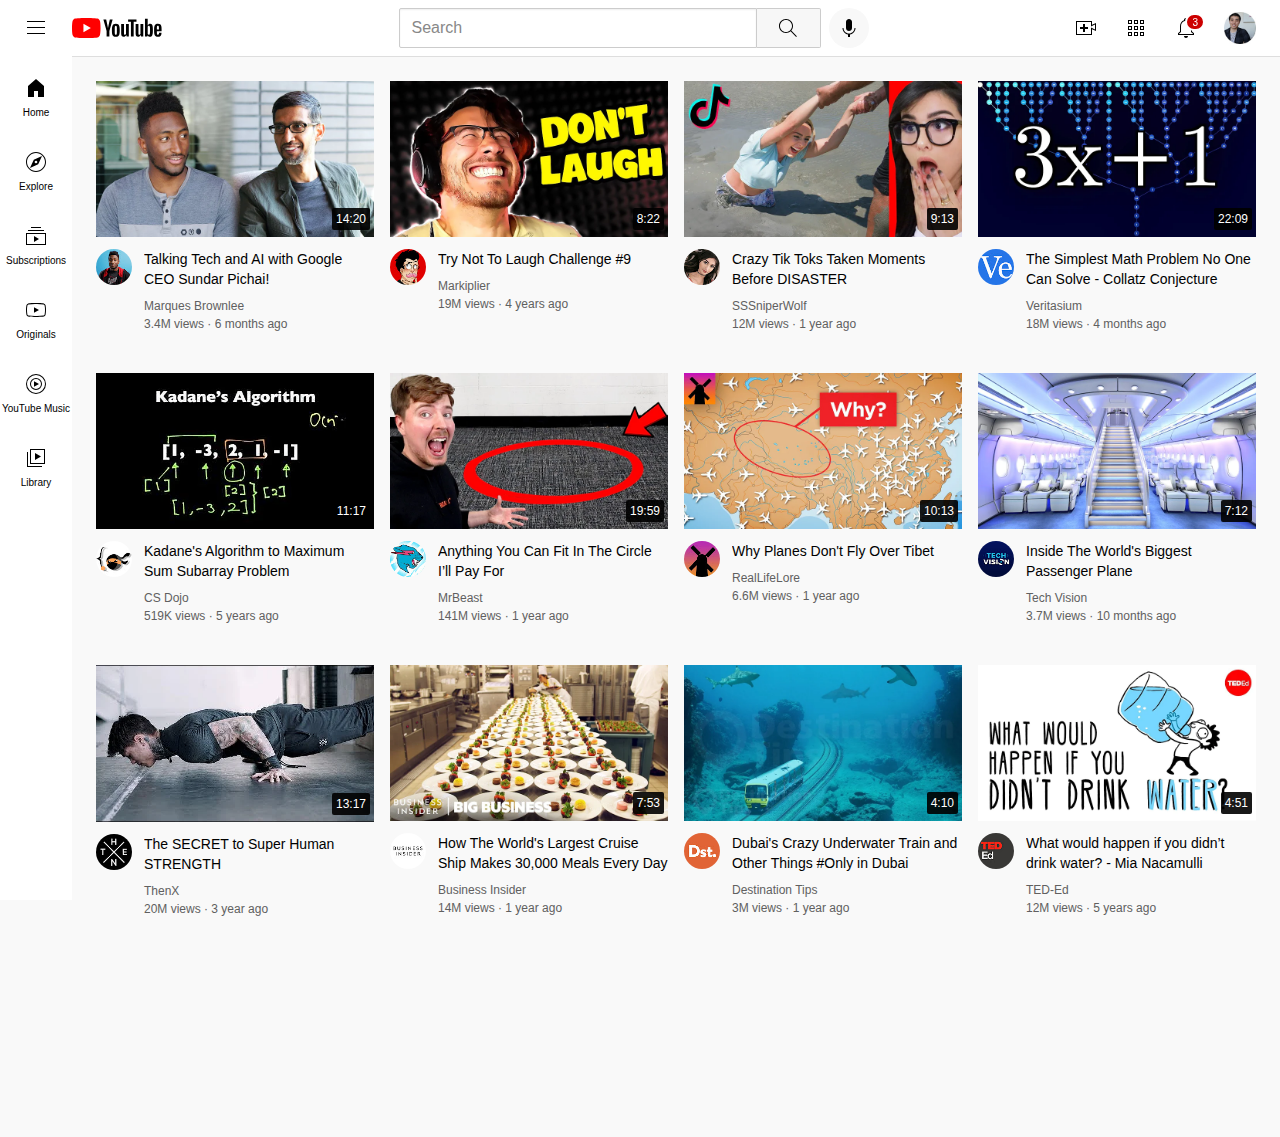
<file: intro-to-html/icons/YouTube Exercise.html>
<!DOCTYPE html>
<!-- saved from url=(0042)https://supersimple.dev/exercises/youtube/ -->
<html><head><meta http-equiv="Content-Type" content="text/html; charset=UTF-8">
    <title>YouTube Exercise</title>
    <link rel="preconnect" href="https://fonts.googleapis.com/">
    <link rel="preconnect" href="https://fonts.gstatic.com/" crossorigin="">
    <link href="./YouTube Exercise_files/css2" rel="stylesheet">
    <style>
      * {
        box-sizing: border-box;
      }

      body {
        margin: 0;
      }

      .Exercises-YouTube {
        font-family: Roboto, Arial, sans-serif;
        padding-top: 57px;
        padding-left: 72px;
        background-color: rgb(249, 249, 249);
      }

      .header {
        display: flex;
        height: 57px;
        border-bottom: 1px solid rgb(222, 222, 222);
        margin-bottom: 20px;
        justify-content: space-between;
        align-items: center;

        position: fixed;
        top: 0;
        left: 0;
        right: 0;
        background-color: white;

        z-index: 100;
      }

      .left-section {
        display: flex;
        align-items: center;
      }

      .left-section .hamburger-menu {
        height: 24px;
        margin-left: 24px;
        margin-right: 24px;
        cursor: pointer;
      }

      .left-section .youtube-logo {
        height: 20px;
        cursor: pointer;
      }

      .middle-section {
        display: flex;
        align-items: center;
        flex: 1;
        max-width: 470px;
        margin-left: 60px;
      }

      .middle-section .search-button img {
        height: 24px;
      }

      .middle-section .voice-search {
        cursor: pointer;
        height: 40px;
        width: 40px;
        border-radius: 20px;
        border: none;
        background-color: rgb(248, 248, 248);

        display: flex;
        justify-content: center;
        align-items: center;
      }

      .middle-section .voice-search img {
        height: 24px;
      }

      .right-section {
        display: flex;
        align-items: center;
        width: 182px;
        justify-content: space-between;
        margin-right: 24px;
        margin-left: 29px;
        flex-shrink: 0;
      }

      .right-section .icon {
        cursor: pointer;
        height: 24px;
      }

      .right-section .my-channel {
        height: 32px;
        cursor: pointer;
      }

      .notification-count {
        background-color: rgb(204, 0, 0);
        border-radius: 80px;
        position: absolute;
        top: -3px;
        right: -7px;
        color: white;
        border: 2px solid white;
        display: flex;
        justify-content: center;
        align-items: center;
        font-size: 10px;
        padding: 1.5px 5px;
        pointer-events: none;
      }

      .search-bar {
        font-family: Roboto, Arial, sans-serif;
        height: 40px;
        flex: 1;
        width: 0;
        min-width: 0;
        padding-left: 12px;
        font-size: 16px;
        -webkit-font-smoothing: antialiased;

        border: 1px solid rgb(204, 204, 204);
        border-top-left-radius: 2px;
        border-bottom-left-radius: 2px;

        box-shadow: inset 0px 1px 2px rgb(238, 238, 238)
      }

      .search-bar:focus {
        outline: 1px solid rgb(31, 92, 198);
        outline-offset: -1px;
      }

      .search-bar::placeholder {
        color: rgb(136, 136, 136);
        font-size: 16px;
        -webkit-font-smoothing: antialiased;
      }

      .search-button {
        height: 40px;
        width: 64px;

        border: 1px solid rgb(204, 204, 204);
        border-left: none;
        border-top-right-radius: 2px;
        border-bottom-right-radius: 2px;

        background-color: rgb(247, 247, 247);
        cursor: pointer;
        margin-right: 8px;

        display: flex;
        align-items: center;
        justify-content: center;
      }

      .search-button:hover {
        background-color: rgb(239, 239, 239);
      }

      .search-button:active {
        background-color: rgb(232, 232, 232);
      }

      .sidebar {
        position: fixed;
        left: 0;
        top: 56px;
        bottom: 0;

        background-color: white;
        width: 72px;
        padding-top: 4px;

        z-index: 200;
      }

      .sidebar-link {
        font-size: 10px;
        height: 74px;

        display: flex;
        flex-direction: column;
        justify-content: center;
        align-items: center;

        cursor: pointer;
      }

      .sidebar-link:hover {
        background-color: rgb(238, 238, 238);
      }

      .sidebar-link img {
        height: 24px;
        margin-bottom: 6.5px;
      }

      .tooltip {
        background-color: rgba(96, 96, 96, 0.9);
        color: white;
        font-size: 12px;
        padding: 8px;
        border-radius: 2px;
        position: absolute;

        bottom: -50px;

        opacity: 0;
        transition: opacity 0.15s;
        pointer-events: none;
        white-space: nowrap;
      }

      .tooltip-container {
        position: relative;
        display: flex;
        justify-content: center;
      }

      .tooltip-container:hover .tooltip {
        opacity: 1;
      }

      main {
        min-height: 120vh;
      }

      .video-grid {
        display: grid;
        grid-template-columns: 1fr 1fr;
        column-gap: 8px;
        row-gap: 22px;
        padding: 20px;
      }

      @media (min-width: 870px) and (max-width: 1124px) {
        .video-grid {
          grid-template-columns: 1fr 1fr 1fr;
        }
      }

      @media (min-width: 1125px) {
        .video-grid {
          grid-template-columns: 1fr 1fr 1fr 1fr;
        }
      }

      .thumbnail {
        width: 100%;
      }

      .video-title {
        margin-top: 8px;
        font-size: 14px;
        font-weight: 500;
        width: 100%;
        line-height: 20px;
        margin-bottom: 0;

        overflow: hidden;
        display: -webkit-box;
        -webkit-line-clamp: 2;
        -webkit-box-orient: vertical;
        text-overflow: ellipsis;
      }

      .channel-name,
      .video-stats {
        font-size: 12px;
        color: rgb(96, 96, 96);
      }

      .channel-name {
        margin-top: 10px;
        margin-bottom: 0;
      }

      .video-stats {
        margin-top: 4px;
      }

      .channel-link {
        text-decoration: none;
        color: inherit;
      }

      .video-link {
        text-decoration: none;
        color: black;
      }

      .video-card {
        padding: 4px;
        vertical-align: top;
      }

      .video-info-grid {
        display: grid;
        grid-template-columns: 48px 1fr;
      }

      .channel-profile-pic img {
        width: 36px;
        border-radius: 36px;
        margin-top: 8px;
      }

      .thumbnail-container {
        position: relative;
      }

      .video-time {
        position: absolute;
        bottom: 11px;
        right: 4px;

        color: white;
        background-color: rgba(0, 0, 0, 0.9);
        font-size: 12px;
        padding: 4px;
        border-radius: 2px;
        font-weight: 500;
      }
    </style>
  <link type="text/css" rel="stylesheet" href="chrome-extension://fheoggkfdfchfphceeifdbepaooicaho/css/mcafee_fonts.css"><link type="text/css" rel="stylesheet" href="chrome-extension://fheoggkfdfchfphceeifdbepaooicaho/css/mcafee_fonts.css"><link type="text/css" rel="stylesheet" href="chrome-extension://fheoggkfdfchfphceeifdbepaooicaho/css/mcafee_fonts.css"></head>
  <body>
    <div class="Exercises-YouTube">
      <header class="header">
        <div class="left-section">
          <img class="hamburger-menu" src="./YouTube Exercise_files/hamburger-menu.svg">
          <img class="youtube-logo" src="./YouTube Exercise_files/youtube-logo.svg">
        </div>

        <div class="middle-section">
          <input class="search-bar" type="text" placeholder="Search">
          <button class="search-button tooltip-container">
            <img src="./YouTube Exercise_files/search.svg">
            <div class="tooltip">Search</div>
          </button>
          <button class="voice-search tooltip-container">
            <img src="./YouTube Exercise_files/voice-search-icon.svg">
            <div class="tooltip">Search with your voice</div>
          </button>
        </div>

        <div class="right-section">
          <div class="tooltip-container">
            <img class="icon" src="./YouTube Exercise_files/upload.svg">
            <div class="tooltip">Create</div>
          </div>
          <div class="tooltip-container">
            <img class="icon" src="./YouTube Exercise_files/youtube-apps.svg">
            <div class="tooltip">YouTube apps</div>
          </div>
          <div class="tooltip-container">
            <img class="icon" src="./YouTube Exercise_files/notifications.svg">
            <div class="notification-count">3</div>
            <div class="tooltip">Notifications</div>
          </div>
          <img class="my-channel" src="./YouTube Exercise_files/my-channel.jpeg">
        </div>
      </header>

      <nav class="sidebar">
        <div class="sidebar-link">
          <img src="./YouTube Exercise_files/home.svg">
          <div>Home</div>
        </div>
        <div class="sidebar-link">
          <img src="./YouTube Exercise_files/explore.svg">
          <div>Explore</div>
        </div>
        <div class="sidebar-link">
          <img src="./YouTube Exercise_files/subscriptions.svg">
          <div>Subscriptions</div>
        </div>
        <div class="sidebar-link">
          <img src="./YouTube Exercise_files/originals.svg">
          <div>Originals</div>
        </div>
        <div class="sidebar-link">
          <img src="./YouTube Exercise_files/youtube-music.svg">
          <div>YouTube Music</div>
        </div>
        <div class="sidebar-link">
          <img src="./YouTube Exercise_files/library.svg">
          <div>Library</div>
        </div>
      </nav>

      <main>
        <section class="video-grid">
          <div class="video-card">
            <div class="thumbnail-container">
              <a href="https://www.youtube.com/watch?v=n2RNcPRtAiY">
                <img class="thumbnail" src="./YouTube Exercise_files/thumbnail-1.webp">
              </a>
              <div class="video-time">14:20</div>
            </div>
            <div class="video-info-grid">
              <div class="channel-profile-pic">
                <a href="https://www.youtube.com/c/mkbhd">
                  <img src="./YouTube Exercise_files/channel-1.jpeg">
                </a>
              </div>
              <div class="video-info">
                <p class="video-title">
                  <a class="video-link" href="https://www.youtube.com/watch?v=n2RNcPRtAiY">
                    Talking Tech and AI with Google CEO Sundar Pichai!
                  </a>
                </p>
                <p class="channel-name">
                  <a class="channel-link" href="https://www.youtube.com/c/mkbhd">
                    Marques Brownlee
                  </a>
                </p>
                <p class="video-stats">
                  3.4M views · 6 months ago
                </p>
              </div>
            </div>
          </div>

          <div class="video-card">
            <div class="thumbnail-container">
              <a href="https://www.youtube.com/watch?v=mP0RAo9SKZk">
                <img class="thumbnail" src="./YouTube Exercise_files/thumbnail-2.webp">
              </a>
              <div class="video-time">8:22</div>
            </div>
            <div class="video-info-grid">
              <div class="channel-profile-pic">
                <a href="https://www.youtube.com/c/markiplier">
                  <img src="./YouTube Exercise_files/channel-2.jpeg">
                </a>
              </div>
              <div class="video-info">
                <p class="video-title">
                  <a class="video-link" href="https://www.youtube.com/watch?v=mP0RAo9SKZk">
                    Try Not To Laugh Challenge #9
                  </a>
                </p>
                <p class="channel-name">
                  <a class="channel-link" href="https://www.youtube.com/c/markiplier">
                    Markiplier
                  </a>
                </p>
                <p class="video-stats">
                  19M views · 4 years ago
                </p>
              </div>
            </div>
          </div>

          <div class="video-card">
            <div class="thumbnail-container">
              <a href="https://www.youtube.com/watch?v=FgjPQQeTh1w">
                <img class="thumbnail" src="./YouTube Exercise_files/thumbnail-3.webp">
              </a>
              <div class="video-time">9:13</div>
            </div>
            <div class="video-info-grid">
              <div class="channel-profile-pic">
                <a href="https://www.youtube.com/user/SSSniperWolf">
                  <img src="./YouTube Exercise_files/channel-3.jpeg">
                </a>
              </div>
              <div class="video-info">
                <p class="video-title">
                  <a class="video-link" href="https://www.youtube.com/watch?v=FgjPQQeTh1w">
                    Crazy Tik Toks Taken Moments Before DISASTER
                  </a>
                </p>
                <p class="channel-name">
                  <a class="channel-link" href="https://www.youtube.com/user/SSSniperWolf">
                    SSSniperWolf
                  </a>
                </p>
                <p class="video-stats">
                  12M views · 1 year ago
                </p>
              </div>
            </div>
          </div>

          <div class="video-card">
            <div class="thumbnail-container">
              <a href="https://www.youtube.com/watch?v=094y1Z2wpJg">
                <img class="thumbnail" src="./YouTube Exercise_files/thumbnail-4.webp">
              </a>
              <div class="video-time">22:09</div>
            </div>
            <div class="video-info-grid">
              <div class="channel-profile-pic">
                <a href="https://www.youtube.com/c/veritasium">
                  <img src="./YouTube Exercise_files/channel-4.jpeg">
                </a>
              </div>
              <div class="video-info">
                <p class="video-title">
                  <a class="video-link" href="https://www.youtube.com/watch?v=094y1Z2wpJg">
                    The Simplest Math Problem No One Can Solve - Collatz Conjecture
                  </a>
                </p>
                <p class="channel-name">
                  <a class="channel-link" href="https://www.youtube.com/c/veritasium">
                    Veritasium
                  </a>
                </p>
                <p class="video-stats">
                  18M views · 4 months ago
                </p>
              </div>
            </div>
          </div>

          <div class="video-card">
            <div class="thumbnail-container">
              <a href="https://www.youtube.com/watch?v=86CQq3pKSUw">
                <img class="thumbnail" src="./YouTube Exercise_files/thumbnail-5.webp">
              </a>
              <div class="video-time">11:17</div>
            </div>
            <div class="video-info-grid">
              <div class="channel-profile-pic">
                <a href="https://www.youtube.com/c/CSDojo">
                  <img src="./YouTube Exercise_files/channel-5.jpeg">
                </a>
              </div>
              <div class="video-info">
                <p class="video-title">
                  <a class="video-link" href="https://www.youtube.com/watch?v=86CQq3pKSUw">
                    Kadane's Algorithm to Maximum Sum Subarray Problem
                  </a>
                </p>
                <p class="channel-name">
                  <a class="channel-link" href="https://www.youtube.com/c/CSDojo">
                    CS Dojo
                  </a>
                </p>
                <p class="video-stats">
                  519K views · 5 years ago
                </p>
              </div>
            </div>
          </div>

          <div class="video-card">
            <div class="thumbnail-container">
              <a href="https://www.youtube.com/watch?v=yXWw0_UfSFg">
                <img class="thumbnail" src="./YouTube Exercise_files/thumbnail-6.webp">
              </a>
              <div class="video-time">19:59</div>
            </div>
            <div class="video-info-grid">
              <div class="channel-profile-pic">
                <a href="https://www.youtube.com/channel/UCX6OQ3DkcsbYNE6H8uQQuVA">
                  <img src="./YouTube Exercise_files/channel-6.jpeg">
                </a>
              </div>
              <div class="video-info">
                <p class="video-title">
                  <a class="video-link" href="https://www.youtube.com/watch?v=yXWw0_UfSFg">
                    Anything You Can Fit In The Circle I’ll Pay For
                  </a>
                </p>
                <p class="channel-name">
                  <a class="channel-link" href="https://www.youtube.com/channel/UCX6OQ3DkcsbYNE6H8uQQuVA">
                    MrBeast
                  </a>
                </p>
                <p class="video-stats">
                  141M views · 1 year ago
                </p>
              </div>
            </div>
          </div>

          <div class="video-card">
            <div class="thumbnail-container">
              <a href="https://www.youtube.com/watch?v=fNVa1qMbF9Y">
                <img class="thumbnail" src="./YouTube Exercise_files/thumbnail-7.webp">
              </a>
              <div class="video-time">10:13</div>
            </div>
            <div class="video-info-grid">
              <div class="channel-profile-pic">
                <a href="https://www.youtube.com/channel/UCP5tjEmvPItGyLhmjdwP7Ww">
                  <img src="./YouTube Exercise_files/channel-7.jpeg">
                </a>
              </div>
              <div class="video-info">
                <p class="video-title">
                  <a class="video-link" href="https://www.youtube.com/watch?v=fNVa1qMbF9Y">
                    Why Planes Don't Fly Over Tibet
                  </a>
                </p>
                <p class="channel-name">
                  <a class="channel-link" href="https://www.youtube.com/channel/UCP5tjEmvPItGyLhmjdwP7Ww">
                    RealLifeLore
                  </a>
                </p>
                <p class="video-stats">
                  6.6M views · 1 year ago
                </p>
              </div>
            </div>
          </div>

          <div class="video-card">
            <div class="thumbnail-container">
              <a href="https://www.youtube.com/watch?v=lFm4EM1juls">
                <img class="thumbnail" src="./YouTube Exercise_files/thumbnail-8.webp">
              </a>
              <div class="video-time">7:12</div>
            </div>
            <div class="video-info-grid">
              <div class="channel-profile-pic">
                <a href="https://www.youtube.com/channel/UCHAK6CyegY22Zj2GWrcaIxg">
                  <img src="./YouTube Exercise_files/channel-8.jpeg">
                </a>
              </div>
              <div class="video-info">
                <p class="video-title">
                  <a class="video-link" href="https://www.youtube.com/watch?v=lFm4EM1juls">
                    Inside The World's Biggest Passenger Plane
                  </a>
                </p>
                <p class="channel-name">
                  <a class="channel-link" href="https://www.youtube.com/channel/UCHAK6CyegY22Zj2GWrcaIxg">
                    Tech Vision
                  </a>
                </p>
                <p class="video-stats">
                  3.7M views · 10 months ago
                </p>
              </div>
            </div>
          </div>

          <div class="video-card">
            <div class="thumbnail-container">
              <a href="https://www.youtube.com/watch?v=ixmxOlcrlUc">
                <img class="thumbnail" src="./YouTube Exercise_files/thumbnail-9.webp">
              </a>
              <div class="video-time">13:17</div>
            </div>
            <div class="video-info-grid">
              <div class="channel-profile-pic">
                <a href="https://www.youtube.com/c/OFFICIALTHENXSTUDIOS">
                  <img src="./YouTube Exercise_files/channel-9.jpeg">
                </a>
              </div>
              <div class="video-info">
                <p class="video-title">
                  <a class="video-link" href="https://www.youtube.com/watch?v=ixmxOlcrlUc">
                    The SECRET to Super Human STRENGTH
                  </a>
                </p>
                <p class="channel-name">
                  <a class="channel-link" href="https://www.youtube.com/c/OFFICIALTHENXSTUDIOS">
                    ThenX
                  </a>
                </p>
                <p class="video-stats">
                  20M views · 3 year ago
                </p>
              </div>
            </div>
          </div>

          <div class="video-card">
            <div class="thumbnail-container">
              <a href="https://www.youtube.com/watch?v=R2vXbFp5C9o">
                <img class="thumbnail" src="./YouTube Exercise_files/thumbnail-10.webp">
              </a>
              <div class="video-time">7:53</div>
            </div>
            <div class="video-info-grid">
              <div class="channel-profile-pic">
                <a href="https://www.youtube.com/user/businessinsider">
                  <img src="./YouTube Exercise_files/channel-10.jpeg">
                </a>
              </div>
              <div class="video-info">
                <p class="video-title">
                  <a class="video-link" href="https://www.youtube.com/watch?v=R2vXbFp5C9o">
                    How The World's Largest Cruise Ship Makes 30,000 Meals Every Day
                  </a>
                </p>
                <p class="channel-name">
                  <a class="channel-link" href="https://www.youtube.com/user/businessinsider">
                    Business Insider
                  </a>
                </p>
                <p class="video-stats">
                  14M views · 1 year ago
                </p>
              </div>
            </div>
          </div>

          <div class="video-card">
            <div class="thumbnail-container">
              <a href="https://www.youtube.com/watch?v=0nZuYyXET3s">
                <img class="thumbnail" src="./YouTube Exercise_files/thumbnail-11.webp">
              </a>
              <div class="video-time">4:10</div>
            </div>
            <div class="video-info-grid">
              <div class="channel-profile-pic">
                <a href="https://www.youtube.com/c/Destinationtips">
                  <img src="./YouTube Exercise_files/channel-11.jpeg">
                </a>
              </div>
              <div class="video-info">
                <p class="video-title">
                  <a class="video-link" href="https://www.youtube.com/watch?v=0nZuYyXET3s">
                    Dubai's Crazy Underwater Train and Other Things #Only in Dubai
                  </a>
                </p>
                <p class="channel-name">
                  <a class="channel-link" href="https://www.youtube.com/c/Destinationtips">
                    Destination Tips
                  </a>
                </p>
                <p class="video-stats">
                  3M views · 1 year ago
                </p>
              </div>
            </div>
          </div>

          <div class="video-card">
            <div class="thumbnail-container">
              <a href="https://www.youtube.com/watch?v=9iMGFqMmUFs">
                <img class="thumbnail" src="./YouTube Exercise_files/thumbnail-12.webp">
              </a>
              <div class="video-time">4:51</div>
            </div>
            <div class="video-info-grid">
              <div class="channel-profile-pic">
                <a href="https://www.youtube.com/teded">
                  <img src="./YouTube Exercise_files/channel-12.jpeg">
                </a>
              </div>
              <div class="video-info">
                <p class="video-title">
                  <a class="video-link" href="https://www.youtube.com/watch?v=9iMGFqMmUFs">
                    What would happen if you didn’t drink water? - Mia Nacamulli
                  </a>
                </p>
                <p class="channel-name">
                  <a class="channel-link" href="https://www.youtube.com/teded">
                    TED-Ed
                  </a>
                </p>
                <p class="video-stats">
                  12M views · 5 years ago
                </p>
              </div>
            </div>
          </div>
        </section>
      </main>
    </div>
  
<span id="PING_CONTENT_DLS_POPUP" style="display: none;"></span><div style="background-color: transparent; border: none; bottom: 15px; display: block; margin: 0px; opacity: 1; padding: 0px; position: fixed; right: 15px; z-index: 2147483647;"><template shadowrootmode="closed"><style>/*!
 * 
 *     MCAFEE RESTRICTED CONFIDENTIAL
 *     Copyright (c) 2025 McAfee, LLC
 *
 *     The source code contained or described herein and all documents related
 *     to the source code ("Material") are owned by McAfee or its
 *     suppliers or licensors. Title to the Material remains with McAfee
 *     or its suppliers and licensors. The Material contains trade
 *     secrets and proprietary and confidential information of McAfee or its
 *     suppliers and licensors. The Material is protected by worldwide copyright
 *     and trade secret laws and treaty provisions. No part of the Material may
 *     be used, copied, reproduced, modified, published, uploaded, posted,
 *     transmitted, distributed, or disclosed in any way without McAfee's prior
 *     express written permission.
 *
 *     No license under any patent, copyright, trade secret or other intellectual
 *     property right is granted to or conferred upon you by disclosure or
 *     delivery of the Materials, either expressly, by implication, inducement,
 *     estoppel or otherwise. Any license under such intellectual property rights
 *     must be expressed and approved by McAfee in writing.
 *
 */
@font-face{font-family:"McAfeePoppins";src:url("../../../fonts/Poppins-Thin.ttf") format("truetype");font-weight:100;font-style:normal}@font-face{font-family:"McAfeePoppins";src:url("../../../fonts/Poppins-ThinItalic.ttf") format("truetype");font-weight:100;font-style:italic}@font-face{font-family:"McAfeePoppins";src:url("../../../fonts/Poppins-ExtraLight.ttf") format("truetype");font-weight:200;font-style:normal}@font-face{font-family:"McAfeePoppins";src:url("../../../fonts/Poppins-ExtraLightItalic.ttf") format("truetype");font-weight:200;font-style:italic}@font-face{font-family:"McAfeePoppins";src:url("../../../fonts/Poppins-Light.ttf") format("truetype");font-weight:300;font-style:normal}@font-face{font-family:"McAfeePoppins";src:url("../../../fonts/Poppins-LightItalic.ttf") format("truetype");font-weight:300;font-style:italic}@font-face{font-family:"McAfeePoppins";src:url("../../../fonts/Poppins-Regular.ttf") format("truetype");font-weight:400;font-style:normal}@font-face{font-family:"McAfeePoppins";src:url("../../../fonts/Poppins-Italic.ttf") format("truetype");font-weight:400;font-style:italic}@font-face{font-family:"McAfeePoppins";src:url("../../../fonts/Poppins-Medium.ttf") format("truetype");font-weight:500;font-style:normal}@font-face{font-family:"McAfeePoppins";src:url("../../../fonts/Poppins-MediumItalic.ttf") format("truetype");font-weight:500;font-style:italic}@font-face{font-family:"McAfeePoppins";src:url("../../../fonts/Poppins-SemiBold.ttf") format("truetype");font-weight:600;font-style:normal}@font-face{font-family:"McAfeePoppins";src:url("../../../fonts/Poppins-SemiBoldItalic.ttf") format("truetype");font-weight:600;font-style:italic}@font-face{font-family:"McAfeePoppins";src:url("../../../fonts/Poppins-Bold.ttf") format("truetype");font-weight:700;font-style:normal}@font-face{font-family:"McAfeePoppins";src:url("../../../fonts/Poppins-BoldItalic.ttf") format("truetype");font-weight:700;font-style:italic}@font-face{font-family:"McAfeePoppins";src:url("../../../fonts/Poppins-ExtraBold.ttf") format("truetype");font-weight:800;font-style:normal}@font-face{font-family:"McAfeePoppins";src:url("../../../fonts/Poppins-ExtraBoldItalic.ttf") format("truetype");font-weight:800;font-style:italic}@font-face{font-family:"McAfeePoppins";src:url("../../../fonts/Poppins-Black.ttf") format("truetype");font-weight:900;font-style:normal}@font-face{font-family:"McAfeePoppins";src:url("../../../fonts/Poppins-BlackItalic.ttf") format("truetype");font-weight:900;font-style:italic}*{border:0;box-sizing:border-box;font:inherit;font-family:"McAfeePoppins",Helvetica,Arial;font-size:100%;margin:0;padding:0;vertical-align:baseline;outline:none}article,aside,details,figcaption,figure,footer,header,hgroup,menu,nav,section{display:block}html,body{background-color:#f5f6fa;font-family:"McAfeePoppins",Helvetica,Arial;line-height:1;height:100%;width:100%}ol,ul{list-style:none}blockquote,q{quotes:none}blockquote:after,blockquote:before,q:after,q:before{content:"";content:none}table{border-collapse:collapse;border-spacing:0}b{font-weight:bold}img{display:block}.dls__container{align-items:center;display:flex;margin:0 auto;margin-top:50px;position:relative}.dls__popup__expanded{align-items:center;overflow:hidden;border-radius:100px;cursor:pointer;display:flex;left:0;padding:15px;position:absolute;height:95px;width:383px;background-color:#fff;transition:all .3s ease-in-out}.dls__popup__expanded .dls__icon{height:65px;width:73px}.content{margin-left:12px}.content .content__images{display:flex;align-items:center;width:250px}.content .content__images .seperator__line{margin-left:5px;margin-right:10px}.content .content__images #dls_close_icon{cursor:pointer;margin-left:auto;margin-right:0px}.content p{font-family:"McAfeePoppins",Helvetica,Arial;font-weight:"400";font-size:14px;line-height:20px;margin-top:8px;color:#4258ff;width:250px;cursor:pointer}.shield{overflow:hidden;box-shadow:0px 2px 4px 0px rgba(33,41,52,.12),0px -1px 2px 0px rgba(0,0,0,.08);align-items:center;border-radius:100px;bottom:0;display:flex;height:95px;justify-content:center;position:absolute;right:0;width:383px;transition:all .3s ease-in-out}.shield__circle{display:flex;justify-content:center;align-items:center;width:55px;height:55px;background-color:#c01818;transition:all .6s ease-in-out .2s;z-index:1;opacity:0}

/*# sourceMappingURL=../sourceMap/chrome/css/download_scan_popup.css.map*/</style><div class="dls__container">
  <div class="shield" style="background: transparent; opacity: 0.1; display: none;">
    <div class="shield__circle" style="opacity: 1;">
      <img src="chrome-extension://fheoggkfdfchfphceeifdbepaooicaho/images/download_scan/mcafee_logo_white.svg?secret=rdasni" x-mcsrc="" id="dls_ballon_icon" x-mcsrcparsed="true">
    </div>
    <div class="dls__popup__expanded" style="opacity: 0;">
      <img src="chrome-extension://fheoggkfdfchfphceeifdbepaooicaho/images/download_scan/download_scan_icon.svg?secret=rdasni" x-mcsrc="" class="dls__icon" x-mcsrcparsed="true">
      <div class="content">
        <div class="content__images">
          <img src="chrome-extension://fheoggkfdfchfphceeifdbepaooicaho/images/download_scan/mcafee_logo_red.svg?secret=rdasni" x-mcsrc="" id="dls_mcafee_logo" x-mcsrcparsed="true">
          <img src="chrome-extension://fheoggkfdfchfphceeifdbepaooicaho/images/download_scan/seperator_line.svg?secret=rdasni" x-mcsrc="" class="seperator__line" x-mcsrcparsed="true">
          <img src="chrome-extension://fheoggkfdfchfphceeifdbepaooicaho/images/download_scan/webadvisor.svg?secret=rdasni" x-mcsrc="" x-mcsrcparsed="true">
          <img src="chrome-extension://fheoggkfdfchfphceeifdbepaooicaho/images/download_scan/close-outline.svg?secret=rdasni" x-mcsrc="" id="dls_close_icon" x-mcsrcparsed="true">
        </div>
        <p id="download_scan_popup_expanded_descriptions">Your download's being scanned. We'll let you know if there's an issue.</p>
      </div>
    </div>
  </div>
</div><style>/*!
 * 
 *     MCAFEE RESTRICTED CONFIDENTIAL
 *     Copyright (c) 2025 McAfee, LLC
 *
 *     The source code contained or described herein and all documents related
 *     to the source code ("Material") are owned by McAfee or its
 *     suppliers or licensors. Title to the Material remains with McAfee
 *     or its suppliers and licensors. The Material contains trade
 *     secrets and proprietary and confidential information of McAfee or its
 *     suppliers and licensors. The Material is protected by worldwide copyright
 *     and trade secret laws and treaty provisions. No part of the Material may
 *     be used, copied, reproduced, modified, published, uploaded, posted,
 *     transmitted, distributed, or disclosed in any way without McAfee's prior
 *     express written permission.
 *
 *     No license under any patent, copyright, trade secret or other intellectual
 *     property right is granted to or conferred upon you by disclosure or
 *     delivery of the Materials, either expressly, by implication, inducement,
 *     estoppel or otherwise. Any license under such intellectual property rights
 *     must be expressed and approved by McAfee in writing.
 *
 */
.mc-interactive-balloon{position:absolute;right:-50px;bottom:8px;box-shadow:rgba(0,0,0,.12) 0px 0px 10px;height:40px;width:40px;background:#1671ee;border-radius:20px;display:flex;justify-content:center;align-items:center}

/*# sourceMappingURL=../sourceMap/chrome/css/interactive_balloon.css.map*/</style></template></div><span id="PING_CONTENT_DLS_POPUP" style="display: none;"></span><div style="background-color: transparent; border: none; bottom: 15px; display: block; margin: 0px; opacity: 1; padding: 0px; position: fixed; right: 15px; z-index: 2147483647;"><template shadowrootmode="closed"><style>/*!
 * 
 *     MCAFEE RESTRICTED CONFIDENTIAL
 *     Copyright (c) 2025 McAfee, LLC
 *
 *     The source code contained or described herein and all documents related
 *     to the source code ("Material") are owned by McAfee or its
 *     suppliers or licensors. Title to the Material remains with McAfee
 *     or its suppliers and licensors. The Material contains trade
 *     secrets and proprietary and confidential information of McAfee or its
 *     suppliers and licensors. The Material is protected by worldwide copyright
 *     and trade secret laws and treaty provisions. No part of the Material may
 *     be used, copied, reproduced, modified, published, uploaded, posted,
 *     transmitted, distributed, or disclosed in any way without McAfee's prior
 *     express written permission.
 *
 *     No license under any patent, copyright, trade secret or other intellectual
 *     property right is granted to or conferred upon you by disclosure or
 *     delivery of the Materials, either expressly, by implication, inducement,
 *     estoppel or otherwise. Any license under such intellectual property rights
 *     must be expressed and approved by McAfee in writing.
 *
 */
@font-face{font-family:"McAfeePoppins";src:url("../../../fonts/Poppins-Thin.ttf") format("truetype");font-weight:100;font-style:normal}@font-face{font-family:"McAfeePoppins";src:url("../../../fonts/Poppins-ThinItalic.ttf") format("truetype");font-weight:100;font-style:italic}@font-face{font-family:"McAfeePoppins";src:url("../../../fonts/Poppins-ExtraLight.ttf") format("truetype");font-weight:200;font-style:normal}@font-face{font-family:"McAfeePoppins";src:url("../../../fonts/Poppins-ExtraLightItalic.ttf") format("truetype");font-weight:200;font-style:italic}@font-face{font-family:"McAfeePoppins";src:url("../../../fonts/Poppins-Light.ttf") format("truetype");font-weight:300;font-style:normal}@font-face{font-family:"McAfeePoppins";src:url("../../../fonts/Poppins-LightItalic.ttf") format("truetype");font-weight:300;font-style:italic}@font-face{font-family:"McAfeePoppins";src:url("../../../fonts/Poppins-Regular.ttf") format("truetype");font-weight:400;font-style:normal}@font-face{font-family:"McAfeePoppins";src:url("../../../fonts/Poppins-Italic.ttf") format("truetype");font-weight:400;font-style:italic}@font-face{font-family:"McAfeePoppins";src:url("../../../fonts/Poppins-Medium.ttf") format("truetype");font-weight:500;font-style:normal}@font-face{font-family:"McAfeePoppins";src:url("../../../fonts/Poppins-MediumItalic.ttf") format("truetype");font-weight:500;font-style:italic}@font-face{font-family:"McAfeePoppins";src:url("../../../fonts/Poppins-SemiBold.ttf") format("truetype");font-weight:600;font-style:normal}@font-face{font-family:"McAfeePoppins";src:url("../../../fonts/Poppins-SemiBoldItalic.ttf") format("truetype");font-weight:600;font-style:italic}@font-face{font-family:"McAfeePoppins";src:url("../../../fonts/Poppins-Bold.ttf") format("truetype");font-weight:700;font-style:normal}@font-face{font-family:"McAfeePoppins";src:url("../../../fonts/Poppins-BoldItalic.ttf") format("truetype");font-weight:700;font-style:italic}@font-face{font-family:"McAfeePoppins";src:url("../../../fonts/Poppins-ExtraBold.ttf") format("truetype");font-weight:800;font-style:normal}@font-face{font-family:"McAfeePoppins";src:url("../../../fonts/Poppins-ExtraBoldItalic.ttf") format("truetype");font-weight:800;font-style:italic}@font-face{font-family:"McAfeePoppins";src:url("../../../fonts/Poppins-Black.ttf") format("truetype");font-weight:900;font-style:normal}@font-face{font-family:"McAfeePoppins";src:url("../../../fonts/Poppins-BlackItalic.ttf") format("truetype");font-weight:900;font-style:italic}*{border:0;box-sizing:border-box;font:inherit;font-family:"McAfeePoppins",Helvetica,Arial;font-size:100%;margin:0;padding:0;vertical-align:baseline;outline:none}article,aside,details,figcaption,figure,footer,header,hgroup,menu,nav,section{display:block}html,body{background-color:#f5f6fa;font-family:"McAfeePoppins",Helvetica,Arial;line-height:1;height:100%;width:100%}ol,ul{list-style:none}blockquote,q{quotes:none}blockquote:after,blockquote:before,q:after,q:before{content:"";content:none}table{border-collapse:collapse;border-spacing:0}b{font-weight:bold}img{display:block}.dls__container{align-items:center;display:flex;margin:0 auto;margin-top:50px;position:relative}.dls__popup__expanded{align-items:center;overflow:hidden;border-radius:100px;cursor:pointer;display:flex;left:0;padding:15px;position:absolute;height:95px;width:383px;background-color:#fff;transition:all .3s ease-in-out}.dls__popup__expanded .dls__icon{height:65px;width:73px}.content{margin-left:12px}.content .content__images{display:flex;align-items:center;width:250px}.content .content__images .seperator__line{margin-left:5px;margin-right:10px}.content .content__images #dls_close_icon{cursor:pointer;margin-left:auto;margin-right:0px}.content p{font-family:"McAfeePoppins",Helvetica,Arial;font-weight:"400";font-size:14px;line-height:20px;margin-top:8px;color:#4258ff;width:250px;cursor:pointer}.shield{overflow:hidden;box-shadow:0px 2px 4px 0px rgba(33,41,52,.12),0px -1px 2px 0px rgba(0,0,0,.08);align-items:center;border-radius:100px;bottom:0;display:flex;height:95px;justify-content:center;position:absolute;right:0;width:383px;transition:all .3s ease-in-out}.shield__circle{display:flex;justify-content:center;align-items:center;width:55px;height:55px;background-color:#c01818;transition:all .6s ease-in-out .2s;z-index:1;opacity:0}

/*# sourceMappingURL=../sourceMap/chrome/css/download_scan_popup.css.map*/</style><div class="dls__container">
  <div class="shield" style="background: transparent; opacity: 0.1; display: none;">
    <div class="shield__circle" style="opacity: 1;">
      <img src="chrome-extension://fheoggkfdfchfphceeifdbepaooicaho/images/download_scan/mcafee_logo_white.svg?secret=m6luch" x-mcsrc="" id="dls_ballon_icon" x-mcsrcparsed="true">
    </div>
    <div class="dls__popup__expanded" style="opacity: 0;">
      <img src="chrome-extension://fheoggkfdfchfphceeifdbepaooicaho/images/download_scan/download_scan_icon.svg?secret=m6luch" x-mcsrc="" class="dls__icon" x-mcsrcparsed="true">
      <div class="content">
        <div class="content__images">
          <img src="chrome-extension://fheoggkfdfchfphceeifdbepaooicaho/images/download_scan/mcafee_logo_red.svg?secret=m6luch" x-mcsrc="" id="dls_mcafee_logo" x-mcsrcparsed="true">
          <img src="chrome-extension://fheoggkfdfchfphceeifdbepaooicaho/images/download_scan/seperator_line.svg?secret=m6luch" x-mcsrc="" class="seperator__line" x-mcsrcparsed="true">
          <img src="chrome-extension://fheoggkfdfchfphceeifdbepaooicaho/images/download_scan/webadvisor.svg?secret=m6luch" x-mcsrc="" x-mcsrcparsed="true">
          <img src="chrome-extension://fheoggkfdfchfphceeifdbepaooicaho/images/download_scan/close-outline.svg?secret=m6luch" x-mcsrc="" id="dls_close_icon" x-mcsrcparsed="true">
        </div>
        <p id="download_scan_popup_expanded_descriptions">Your download's being scanned. We'll let you know if there's an issue.</p>
      </div>
    </div>
  </div>
</div><style>/*!
 * 
 *     MCAFEE RESTRICTED CONFIDENTIAL
 *     Copyright (c) 2025 McAfee, LLC
 *
 *     The source code contained or described herein and all documents related
 *     to the source code ("Material") are owned by McAfee or its
 *     suppliers or licensors. Title to the Material remains with McAfee
 *     or its suppliers and licensors. The Material contains trade
 *     secrets and proprietary and confidential information of McAfee or its
 *     suppliers and licensors. The Material is protected by worldwide copyright
 *     and trade secret laws and treaty provisions. No part of the Material may
 *     be used, copied, reproduced, modified, published, uploaded, posted,
 *     transmitted, distributed, or disclosed in any way without McAfee's prior
 *     express written permission.
 *
 *     No license under any patent, copyright, trade secret or other intellectual
 *     property right is granted to or conferred upon you by disclosure or
 *     delivery of the Materials, either expressly, by implication, inducement,
 *     estoppel or otherwise. Any license under such intellectual property rights
 *     must be expressed and approved by McAfee in writing.
 *
 */
.mc-interactive-balloon{position:absolute;right:-50px;bottom:8px;box-shadow:rgba(0,0,0,.12) 0px 0px 10px;height:40px;width:40px;background:#1671ee;border-radius:20px;display:flex;justify-content:center;align-items:center}

/*# sourceMappingURL=../sourceMap/chrome/css/interactive_balloon.css.map*/</style></template></div><span id="PING_CONTENT_DLS_POPUP" style="display: none;"></span><div style="background-color: transparent; border: none; bottom: 15px; display: block; margin: 0px; opacity: 1; padding: 0px; position: fixed; right: 15px; z-index: 2147483647;"><template shadowrootmode="closed"><style>/*!
 * 
 *     MCAFEE RESTRICTED CONFIDENTIAL
 *     Copyright (c) 2025 McAfee, LLC
 *
 *     The source code contained or described herein and all documents related
 *     to the source code ("Material") are owned by McAfee or its
 *     suppliers or licensors. Title to the Material remains with McAfee
 *     or its suppliers and licensors. The Material contains trade
 *     secrets and proprietary and confidential information of McAfee or its
 *     suppliers and licensors. The Material is protected by worldwide copyright
 *     and trade secret laws and treaty provisions. No part of the Material may
 *     be used, copied, reproduced, modified, published, uploaded, posted,
 *     transmitted, distributed, or disclosed in any way without McAfee's prior
 *     express written permission.
 *
 *     No license under any patent, copyright, trade secret or other intellectual
 *     property right is granted to or conferred upon you by disclosure or
 *     delivery of the Materials, either expressly, by implication, inducement,
 *     estoppel or otherwise. Any license under such intellectual property rights
 *     must be expressed and approved by McAfee in writing.
 *
 */
@font-face{font-family:"McAfeePoppins";src:url("../../../fonts/Poppins-Thin.ttf") format("truetype");font-weight:100;font-style:normal}@font-face{font-family:"McAfeePoppins";src:url("../../../fonts/Poppins-ThinItalic.ttf") format("truetype");font-weight:100;font-style:italic}@font-face{font-family:"McAfeePoppins";src:url("../../../fonts/Poppins-ExtraLight.ttf") format("truetype");font-weight:200;font-style:normal}@font-face{font-family:"McAfeePoppins";src:url("../../../fonts/Poppins-ExtraLightItalic.ttf") format("truetype");font-weight:200;font-style:italic}@font-face{font-family:"McAfeePoppins";src:url("../../../fonts/Poppins-Light.ttf") format("truetype");font-weight:300;font-style:normal}@font-face{font-family:"McAfeePoppins";src:url("../../../fonts/Poppins-LightItalic.ttf") format("truetype");font-weight:300;font-style:italic}@font-face{font-family:"McAfeePoppins";src:url("../../../fonts/Poppins-Regular.ttf") format("truetype");font-weight:400;font-style:normal}@font-face{font-family:"McAfeePoppins";src:url("../../../fonts/Poppins-Italic.ttf") format("truetype");font-weight:400;font-style:italic}@font-face{font-family:"McAfeePoppins";src:url("../../../fonts/Poppins-Medium.ttf") format("truetype");font-weight:500;font-style:normal}@font-face{font-family:"McAfeePoppins";src:url("../../../fonts/Poppins-MediumItalic.ttf") format("truetype");font-weight:500;font-style:italic}@font-face{font-family:"McAfeePoppins";src:url("../../../fonts/Poppins-SemiBold.ttf") format("truetype");font-weight:600;font-style:normal}@font-face{font-family:"McAfeePoppins";src:url("../../../fonts/Poppins-SemiBoldItalic.ttf") format("truetype");font-weight:600;font-style:italic}@font-face{font-family:"McAfeePoppins";src:url("../../../fonts/Poppins-Bold.ttf") format("truetype");font-weight:700;font-style:normal}@font-face{font-family:"McAfeePoppins";src:url("../../../fonts/Poppins-BoldItalic.ttf") format("truetype");font-weight:700;font-style:italic}@font-face{font-family:"McAfeePoppins";src:url("../../../fonts/Poppins-ExtraBold.ttf") format("truetype");font-weight:800;font-style:normal}@font-face{font-family:"McAfeePoppins";src:url("../../../fonts/Poppins-ExtraBoldItalic.ttf") format("truetype");font-weight:800;font-style:italic}@font-face{font-family:"McAfeePoppins";src:url("../../../fonts/Poppins-Black.ttf") format("truetype");font-weight:900;font-style:normal}@font-face{font-family:"McAfeePoppins";src:url("../../../fonts/Poppins-BlackItalic.ttf") format("truetype");font-weight:900;font-style:italic}*{border:0;box-sizing:border-box;font:inherit;font-family:"McAfeePoppins",Helvetica,Arial;font-size:100%;margin:0;padding:0;vertical-align:baseline;outline:none}article,aside,details,figcaption,figure,footer,header,hgroup,menu,nav,section{display:block}html,body{background-color:#f5f6fa;font-family:"McAfeePoppins",Helvetica,Arial;line-height:1;height:100%;width:100%}ol,ul{list-style:none}blockquote,q{quotes:none}blockquote:after,blockquote:before,q:after,q:before{content:"";content:none}table{border-collapse:collapse;border-spacing:0}b{font-weight:bold}img{display:block}.dls__container{align-items:center;display:flex;margin:0 auto;margin-top:50px;position:relative}.dls__popup__expanded{align-items:center;overflow:hidden;border-radius:100px;cursor:pointer;display:flex;left:0;padding:15px;position:absolute;height:95px;width:383px;background-color:#fff;transition:all .3s ease-in-out}.dls__popup__expanded .dls__icon{height:65px;width:73px}.content{margin-left:12px}.content .content__images{display:flex;align-items:center;width:250px}.content .content__images .seperator__line{margin-left:5px;margin-right:10px}.content .content__images #dls_close_icon{cursor:pointer;margin-left:auto;margin-right:0px}.content p{font-family:"McAfeePoppins",Helvetica,Arial;font-weight:"400";font-size:14px;line-height:20px;margin-top:8px;color:#4258ff;width:250px;cursor:pointer}.shield{overflow:hidden;box-shadow:0px 2px 4px 0px rgba(33,41,52,.12),0px -1px 2px 0px rgba(0,0,0,.08);align-items:center;border-radius:100px;bottom:0;display:flex;height:95px;justify-content:center;position:absolute;right:0;width:383px;transition:all .3s ease-in-out}.shield__circle{display:flex;justify-content:center;align-items:center;width:55px;height:55px;background-color:#c01818;transition:all .6s ease-in-out .2s;z-index:1;opacity:0}

/*# sourceMappingURL=../sourceMap/chrome/css/download_scan_popup.css.map*/</style><div class="dls__container">
  <div class="shield" style="background: transparent; opacity: 0.1; display: none;">
    <div class="shield__circle" style="opacity: 0;">
      <img src="chrome-extension://fheoggkfdfchfphceeifdbepaooicaho/images/download_scan/mcafee_logo_white.svg?secret=rujo8s" x-mcsrc="" id="dls_ballon_icon" x-mcsrcparsed="true">
    </div>
    <div class="dls__popup__expanded" style="opacity: 1;">
      <img src="chrome-extension://fheoggkfdfchfphceeifdbepaooicaho/images/download_scan/download_scan_icon.svg?secret=rujo8s" x-mcsrc="" class="dls__icon" x-mcsrcparsed="true">
      <div class="content">
        <div class="content__images">
          <img src="chrome-extension://fheoggkfdfchfphceeifdbepaooicaho/images/download_scan/mcafee_logo_red.svg?secret=rujo8s" x-mcsrc="" id="dls_mcafee_logo" x-mcsrcparsed="true">
          <img src="chrome-extension://fheoggkfdfchfphceeifdbepaooicaho/images/download_scan/seperator_line.svg?secret=rujo8s" x-mcsrc="" class="seperator__line" x-mcsrcparsed="true">
          <img src="chrome-extension://fheoggkfdfchfphceeifdbepaooicaho/images/download_scan/webadvisor.svg?secret=rujo8s" x-mcsrc="" x-mcsrcparsed="true">
          <img src="chrome-extension://fheoggkfdfchfphceeifdbepaooicaho/images/download_scan/close-outline.svg?secret=rujo8s" x-mcsrc="" id="dls_close_icon" x-mcsrcparsed="true">
        </div>
        <p id="download_scan_popup_expanded_descriptions">Your download's being scanned. We'll let you know if there's an issue.</p>
      </div>
    </div>
  </div>
</div><style>/*!
 * 
 *     MCAFEE RESTRICTED CONFIDENTIAL
 *     Copyright (c) 2025 McAfee, LLC
 *
 *     The source code contained or described herein and all documents related
 *     to the source code ("Material") are owned by McAfee or its
 *     suppliers or licensors. Title to the Material remains with McAfee
 *     or its suppliers and licensors. The Material contains trade
 *     secrets and proprietary and confidential information of McAfee or its
 *     suppliers and licensors. The Material is protected by worldwide copyright
 *     and trade secret laws and treaty provisions. No part of the Material may
 *     be used, copied, reproduced, modified, published, uploaded, posted,
 *     transmitted, distributed, or disclosed in any way without McAfee's prior
 *     express written permission.
 *
 *     No license under any patent, copyright, trade secret or other intellectual
 *     property right is granted to or conferred upon you by disclosure or
 *     delivery of the Materials, either expressly, by implication, inducement,
 *     estoppel or otherwise. Any license under such intellectual property rights
 *     must be expressed and approved by McAfee in writing.
 *
 */
.mc-interactive-balloon{position:absolute;right:-50px;bottom:8px;box-shadow:rgba(0,0,0,.12) 0px 0px 10px;height:40px;width:40px;background:#1671ee;border-radius:20px;display:flex;justify-content:center;align-items:center}

/*# sourceMappingURL=../sourceMap/chrome/css/interactive_balloon.css.map*/</style></template></div></body></html>
</file>
